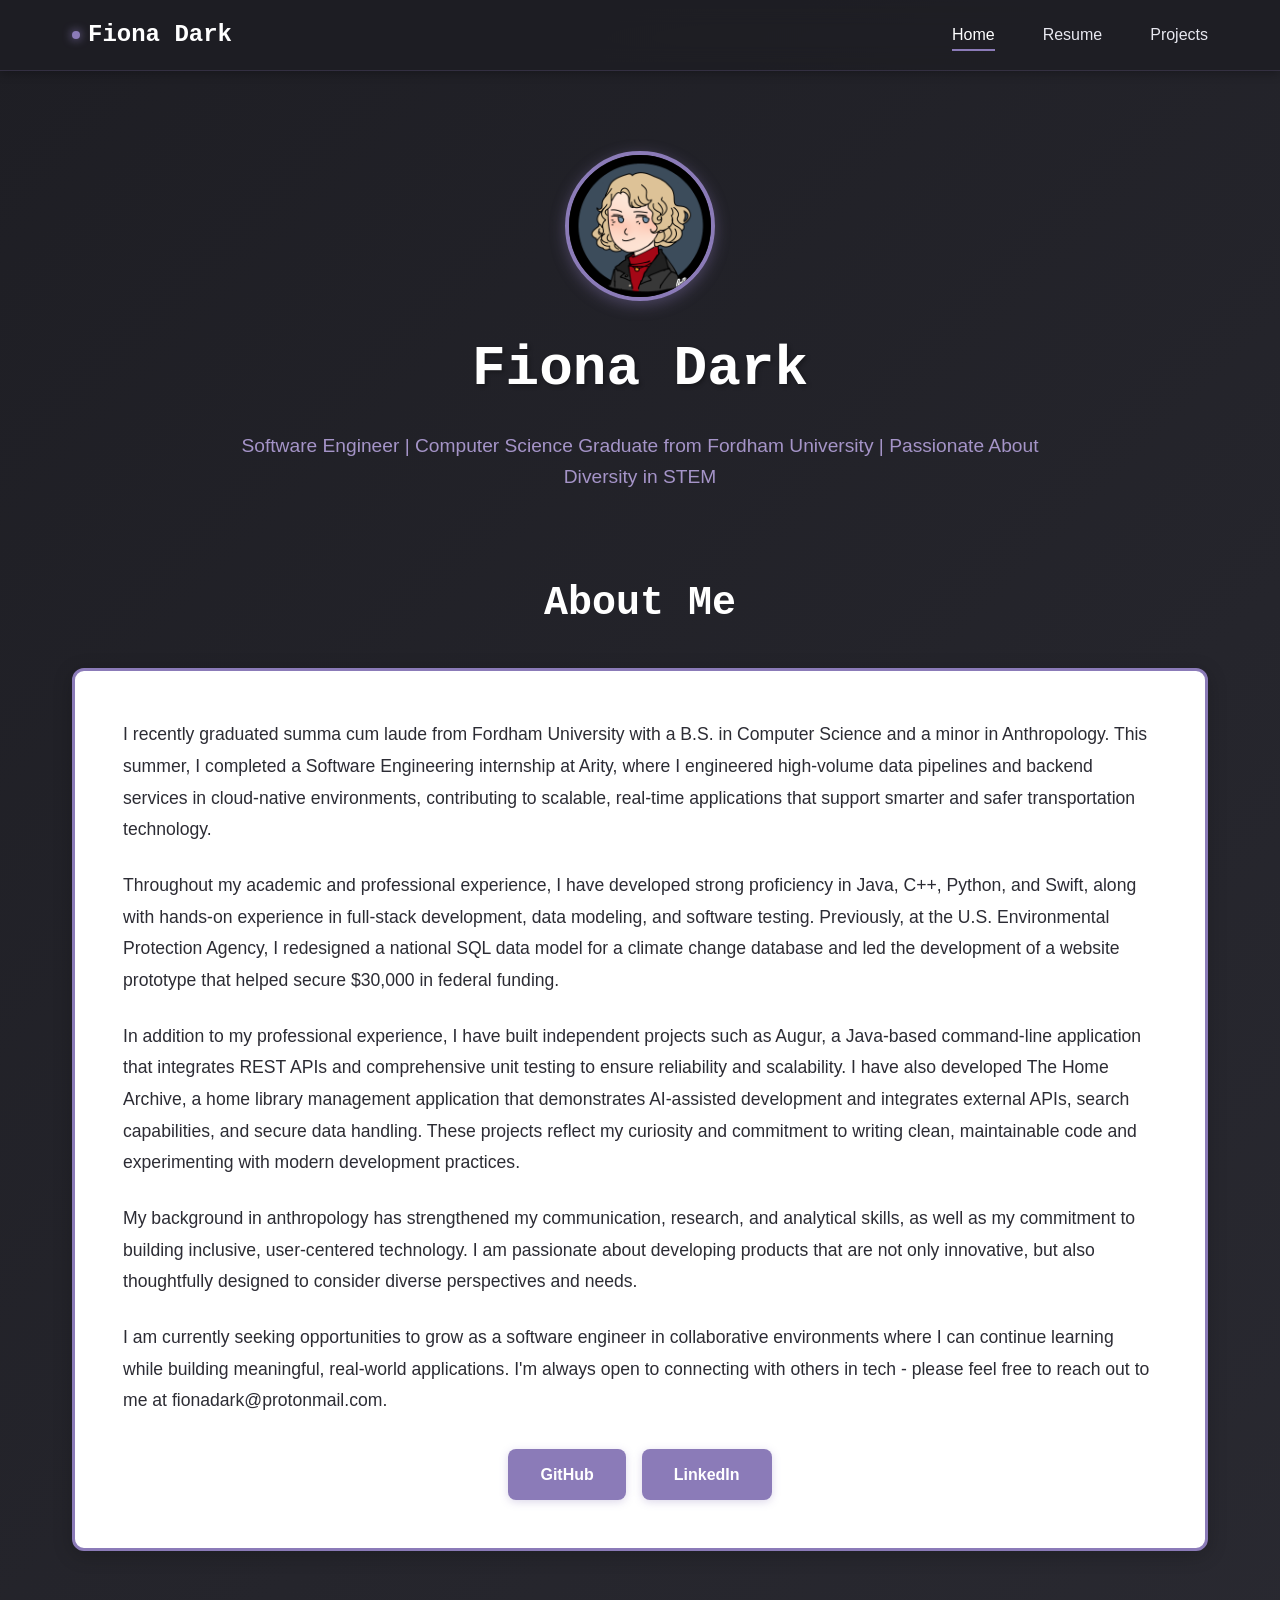
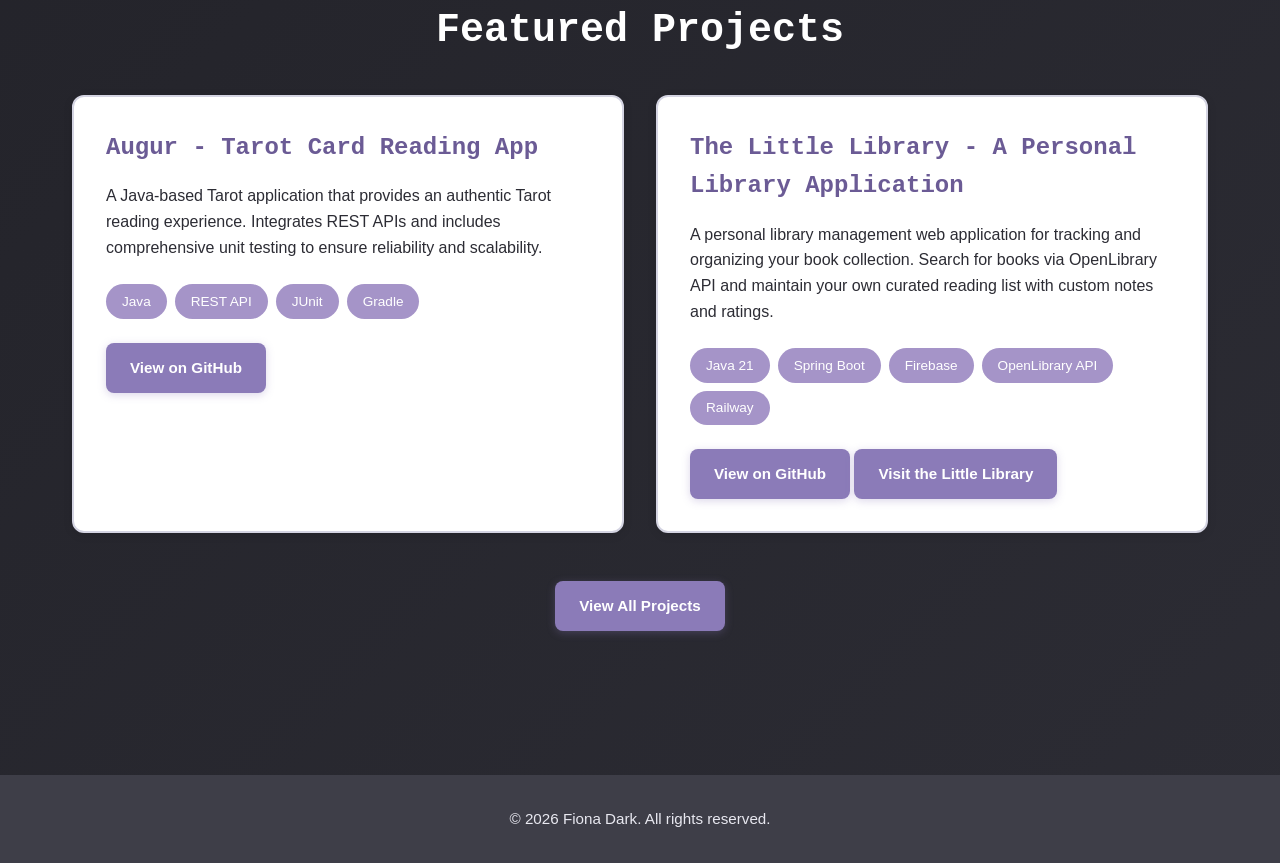
<file: index.html>
<!DOCTYPE html>
<html lang="en">

<head>
    <meta charset="utf-8">
    <meta name="viewport" content="width=device-width, initial-scale=1.0">
    <link rel="stylesheet" type="text/css" href="styles.css">
    <title>Fiona Dark - Software Engineer</title>
</head>

<body>
    <nav class="navbar">
        <div class="nav-container">
            <div class="nav-brand">Fiona Dark</div>
            <ul class="nav-menu">
                <li><a href="index.html" class="nav-link active">Home</a></li>
                <li><a href="resume.html" class="nav-link">Resume</a></li>
                <li><a href="projects.html" class="nav-link">Projects</a></li>
            </ul>
        </div>
    </nav>

    <div class="container">
        <header class="hero">
            <img src="resources/me.png" alt="Fiona Dark" class="profile-pic">
            <h1>Fiona Dark</h1>
            <p class="tagline">
                Software Engineer | Computer Science Graduate from Fordham University | Passionate About Diversity in
                STEM
            </p>
        </header>

        <section class="section about-section">
            <h2>About Me</h2>
            <div class="content-box">
                <p>
                    I recently graduated summa cum laude from Fordham University with a B.S. in Computer Science and a
                    minor in Anthropology. This summer, I completed a Software Engineering internship at Arity, where I
                    engineered high-volume data pipelines and backend services in cloud-native environments,
                    contributing to scalable, real-time applications that support smarter and safer transportation
                    technology.
                </p>
                <p>
                    Throughout my academic and professional experience, I have developed strong proficiency in Java,
                    C++, Python, and Swift, along with hands-on experience in full-stack development, data modeling, and
                    software testing. Previously, at the U.S. Environmental Protection Agency, I redesigned a national
                    SQL data model for a climate change database and led the development of a website prototype that
                    helped secure $30,000 in federal funding.
                </p>
                <p>
                    In addition to my professional experience, I have built independent projects such as Augur, a
                    Java-based command-line application that integrates REST APIs and comprehensive unit testing to
                    ensure reliability and scalability. I have also developed The Home Archive, a home library
                    management application that demonstrates AI-assisted development and integrates external APIs,
                    search capabilities, and secure data handling. These projects reflect my curiosity and commitment to
                    writing clean, maintainable code and experimenting with modern development practices.
                </p>
                <p>
                    My background in anthropology has strengthened my communication, research, and analytical skills, as
                    well as my commitment to building inclusive, user-centered technology. I am passionate about
                    developing products that are not only innovative, but also thoughtfully designed to consider diverse
                    perspectives and needs.
                </p>
                <p>
                    I am currently seeking opportunities to grow as a software engineer in collaborative environments
                    where I can continue learning while building meaningful, real-world applications. I'm always open to
                    connecting with others in tech - please feel free to reach out to me at fionadark@protonmail.com.
                </p>
                <div class="social-links">
                    <a href="https://github.com/fionadark" target="_blank" class="social-btn">
                        <span>GitHub</span>
                    </a>
                    <a href="https://www.linkedin.com/in/fiona-dark-541294252/" target="_blank" class="social-btn">
                        <span>LinkedIn</span>
                    </a>
                </div>
            </div>
        </section>

        <section class="section projects-preview">
            <h2>Featured Projects</h2>
            <div class="project-grid">
                <div class="project-card">
                    <h3>Augur - Tarot Card Reading App</h3>
                    <p class="project-description">
                        A Java-based Tarot application that provides an authentic Tarot reading experience. Integrates
                        REST APIs and includes comprehensive unit testing to ensure reliability and scalability.
                    </p>
                    <div class="tech-stack">
                        <span class="tech-tag">Java</span>
                        <span class="tech-tag">REST API</span>
                        <span class="tech-tag">JUnit</span>
                        <span class="tech-tag">Gradle</span>
                    </div>
                    <a href="https://github.com/fionadark/augur" class="project-link" target="_blank">View on GitHub</a>
                </div>

                <div class="project-card">
                    <h3>The Little Library - A Personal Library Application</h3>
                    <p class="project-description">
                        A personal library management web application for tracking and organizing your book collection.
                        Search for books via OpenLibrary API and maintain your own curated reading list with custom
                        notes and ratings.
                    </p>
                    <div class="tech-stack">
                        <span class="tech-tag">Java 21</span>
                        <span class="tech-tag">Spring Boot</span>
                        <span class="tech-tag">Firebase</span>
                        <span class="tech-tag">OpenLibrary API</span>
                        <span class="tech-tag">Railway</span>
                    </div>
                    <div class="project-buttons">
                        <a href="https://github.com/fionadark/the-little-library" class="project-link"
                            target="_blank">View on GitHub</a>
                        <a href="https://fionadark.com/littlelibrary/" class="project-link" target="_blank">Visit the
                            Little Library</a>
                    </div>
                </div>
            </div>
            <div class="view-more">
                <a href="projects.html" class="btn-secondary">View All Projects</a>
            </div>
        </section>
    </div>

    <footer class="footer">
        <p>&copy; 2026 Fiona Dark. All rights reserved.</p>
    </footer>
</body>

</html>
</file>
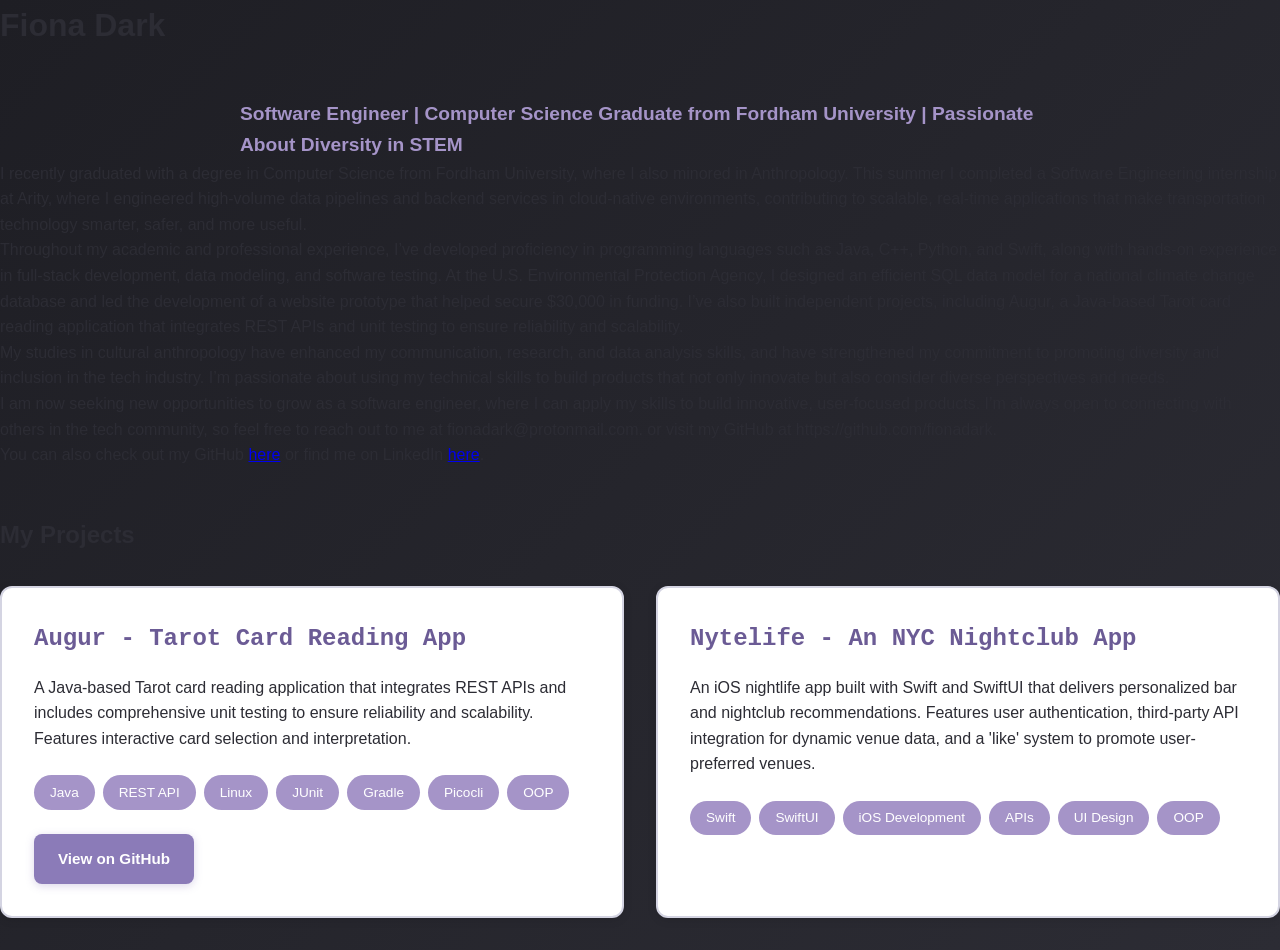
<file: index_old.html>
<html>

<head>
    <meta charset="utf-8">
    <link rel="stylesheet" type="text/css" href="styles.css">
    <title>Fiona Dark</title>
</head>

<body>
    <h1>Fiona Dark</h1>
    <div class="section">
        <p class="tagline"><strong>
                Software Engineer | Computer Science Graduate from Fordham University | Passionate About Diversity in
                STEM
            </strong>
        </p>
        <p>
            I recently graduated with a degree in Computer Science from Fordham University, where I also minored in
            Anthropology. This summer I completed a Software Engineering internship at Arity, where I engineered
            high-volume data pipelines and backend services in cloud-native environments, contributing to scalable,
            real-time applications that make transportation technology smarter, safer, and more useful.
        </p>
        <p>
            Throughout my academic and professional experience, I’ve developed proficiency in programming languages such
            as Java, C++, Python, and Swift, along with hands-on experience in full-stack development, data modeling,
            and software testing. At the U.S. Environmental Protection Agency, I designed an efficient SQL data model
            for a national climate change database and led the development of a website prototype that helped secure
            $30,000 in funding. I’ve also built independent projects, including Augur, a Java-based Tarot card reading
            application that integrates REST APIs and unit testing to ensure reliability and scalability.
        </p>
        <p>
            My studies in cultural anthropology have enhanced my communication, research, and data analysis skills, and
            have strengthened my commitment to promoting diversity and inclusion in the tech industry. I’m passionate
            about using my technical skills to build products that not only innovate but also consider diverse
            perspectives and needs.
        </p>
        <p>
            I am now seeking new opportunities to grow as a software engineer, where I can apply my skills to build
            innovative, user-focused products. I’m always open to connecting with others in the tech community, so feel
            free to reach out to me at fionadark@protonmail.com. or visit my GitHub at https://github.com/fionadark.
        </p>
        <p>
            You can also check out my GitHub <a href="https://github.com/fionadark">here</a> or find me on LinkedIn <a
                href="https://www.linkedin.com/in/fiona-dark-541294252/">here</a>.
        </p>
    </div>

    <h2>My Projects</h2>
    <div class="project-grid">
        <div class="project-card">
            <h3>Augur - Tarot Card Reading App</h3>
            <p class="project-description">
                A Java-based Tarot card reading application that integrates REST APIs and includes comprehensive unit
                testing
                to ensure reliability and scalability. Features interactive card selection and interpretation.
            </p>
            <div class="tech-stack">
                <span class="tech-tag">Java</span>
                <span class="tech-tag">REST API</span>
                <span class="tech-tag">Linux</span>
                <span class="tech-tag">JUnit</span>
                <span class="tech-tag">Gradle</span>
                <span class="tech-tag">Picocli</span>
                <span class="tech-tag">OOP</span>
            </div>
            <a href="https://github.com/fionadark/augur" class="project-link" target="_blank">View on GitHub</a>
        </div>

        <div class="project-card">
            <h3>Nytelife - An NYC Nightclub App</h3>
            <p class="project-description">
                An iOS nightlife app built with Swift and SwiftUI that delivers personalized bar and nightclub
                recommendations.
                Features user authentication, third-party API integration for dynamic venue data, and a 'like' system
                to promote user-preferred venues.
            </p>
            <div class="tech-stack">
                <span class="tech-tag">Swift</span>
                <span class="tech-tag">SwiftUI</span>
                <span class="tech-tag">iOS Development</span>
                <span class="tech-tag">APIs</span>
                <span class="tech-tag">UI Design</span>
                <span class="tech-tag">OOP</span>
            </div>
        </div>

    </div>
</body>

</html>
</file>
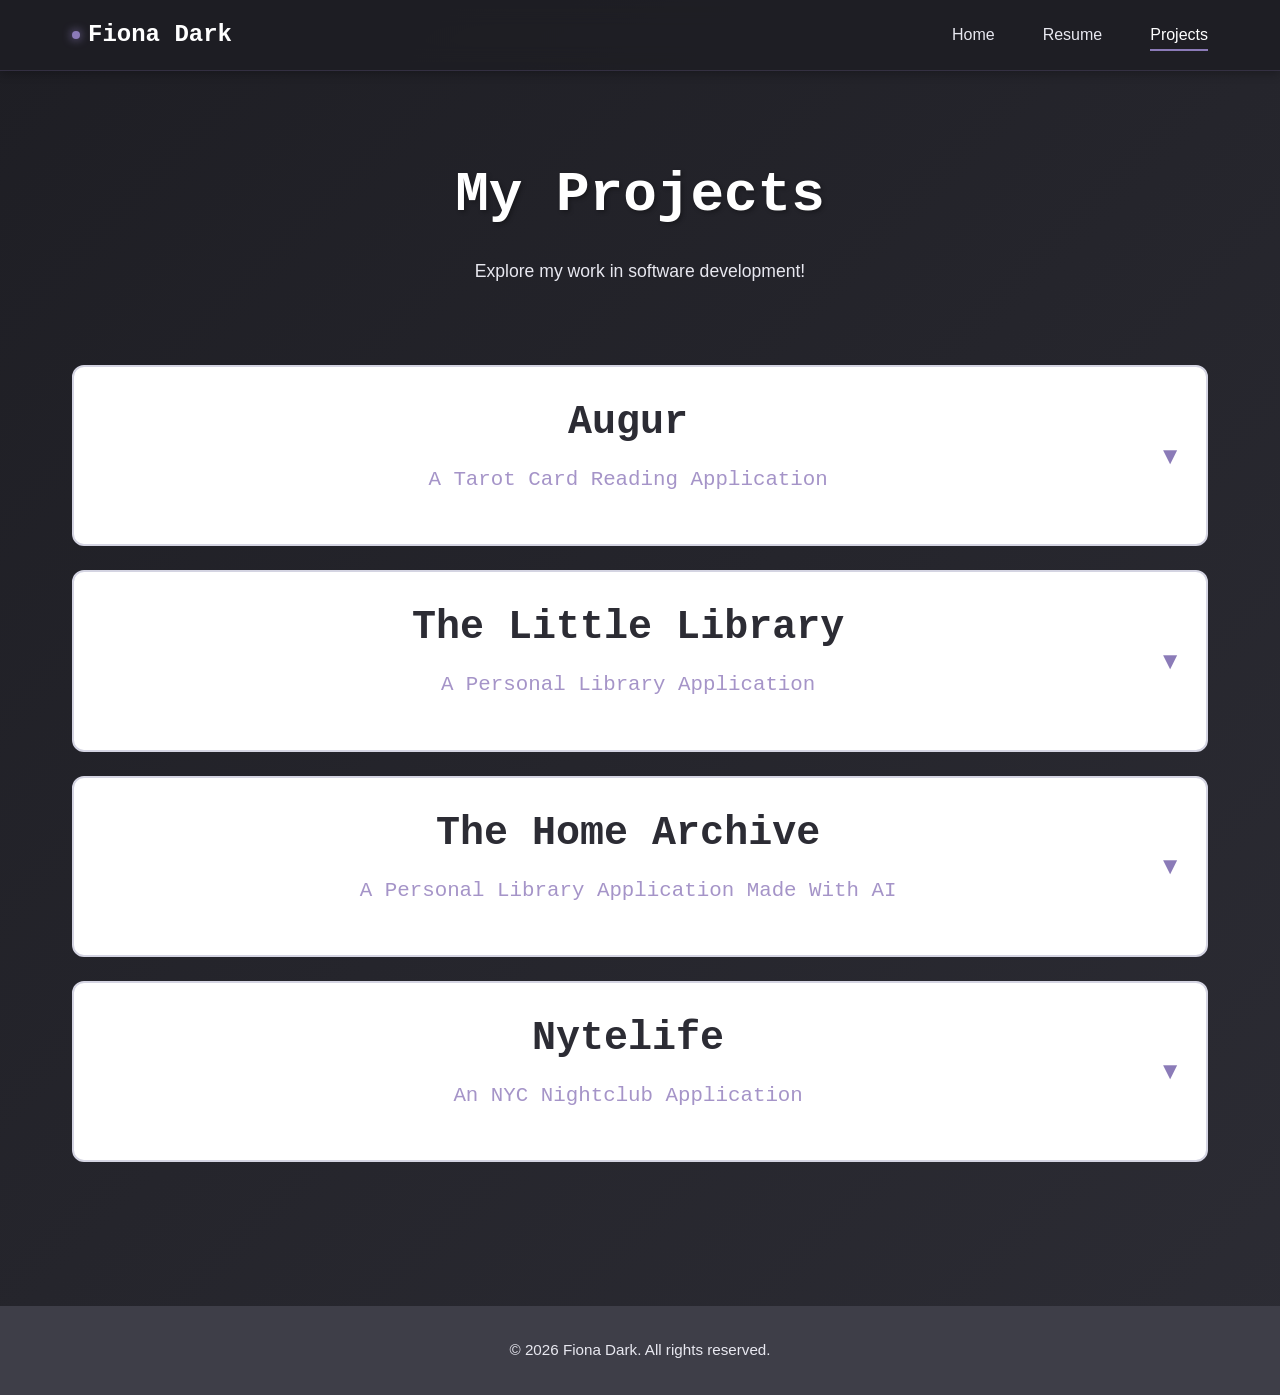
<file: projects.html>
<!DOCTYPE html>
<html lang="en">

<head>
    <meta charset="utf-8">
    <meta name="viewport" content="width=device-width, initial-scale=1.0">
    <link rel="stylesheet" type="text/css" href="styles.css">
    <title>Projects - Fiona Dark</title>
    <style>
        .project-detail-card {
            background: var(--background-card);
            border-radius: 12px;
            border: 2px solid var(--border-color);
            transition: all 0.3s ease;
            margin-bottom: 1.5rem;
            overflow: hidden;
        }
        
        .project-detail-card:hover {
            border-color: var(--primary-purple);
            box-shadow: 0 4px 20px rgba(139, 123, 184, 0.3);
        }
        
        .project-detail-card.expanded {
            border-color: var(--primary-purple);
            box-shadow: 0 4px 20px rgba(139, 123, 184, 0.3);
        }
        
        .project-header {
            display: flex;
            justify-content: space-between;
            align-items: center;
            padding: 1.5rem;
            cursor: pointer;
            transition: all 0.3s ease;
        }
        
        .project-title-section {
            flex: 1;
        }
        
        .project-title-section h2 {
            margin-bottom: 0.5rem;
            color: var(--text-dark);
        }
        
        .expand-icon {
            font-size: 1.5rem;
            color: var(--primary-purple);
            transition: transform 0.3s ease;
            user-select: none;
        }
        
        .project-detail-card.expanded .expand-icon {
            transform: rotate(180deg);
        }
        
        .project-content {
            max-height: 0;
            overflow: hidden;
            transition: max-height 0.5s ease;
        }
        
        .project-detail-card.expanded .project-content {
            max-height: 5000px;
        }
        
        .project-meta {
            padding: 0 1.5rem 1rem;
            padding-top: 0;
        }
        
        .content-box {
            margin: 0;
            padding: 0 1.5rem 1.5rem;
            background-color: transparent;
            border: none;
            border-radius: 0;
            box-shadow: none;
        }
    </style>
</head>

<body>
    <nav class="navbar">
        <div class="nav-container">
            <div class="nav-brand">Fiona Dark</div>
            <ul class="nav-menu">
                <li><a href="index.html" class="nav-link">Home</a></li>
                <li><a href="resume.html" class="nav-link">Resume</a></li>
                <li><a href="projects.html" class="nav-link active">Projects</a></li>
            </ul>
        </div>
    </nav>

    <div class="container">
        <header class="hero">
            <h1>My Projects</h1>
            <p class="subtitle">Explore my work in software development!</p>
        </header>

        <section class="section">
            <div class="project-detail-card" onclick="toggleProject(this)">
                <div class="project-header">
                    <div class="project-title-section">
                        <h2>Augur</h2>
                        <p class="project-subtitle">A Tarot Card Reading Application</p>
                    </div>
                    <span class="expand-icon">▼</span>
                </div>
                
                <div class="project-content">
                    <div class="project-meta">
                        <a href="https://github.com/fionadark/augur" class="project-link" target="_blank" onclick="event.stopPropagation()">View on GitHub</a>
                    </div>
                    
                    <div class="content-box">
                    <h3>Overview</h3>
                    <p>
                        Augur is a comprehensive Java-based Tarot card reading application that brings the mystical art of 
                        tarot into the digital age. The application integrates REST APIs to provide authentic tarot card 
                        data and interpretations, offering users an interactive and engaging experience.
                    </p>

                    <h3>Key Features</h3>
                    <ul>
                        <li><strong>Interactive Card Selection:</strong> Users can perform various tarot spreads, from simple 
                        single-card draws to complex multi-card layouts</li>
                        <li><strong>REST API Integration:</strong> Connects to the external <a href="https://tarotapi.dev/" target="_blank" style="color: #D8125B; text-decoration: none; border-bottom: 1px solid #D8125B;">Tarot API</a> to fetch comprehensive tarot 
                        card meanings and interpretations</li>
                        <li><strong>Command-Line Interface:</strong> Built with Picocli for an intuitive command-line experience</li>
                        <li><strong>Comprehensive Testing:</strong> Includes extensive unit tests using JUnit to ensure 
                        reliability and maintainability</li>
                    </ul>

                    <h3>Technical Implementation</h3>
                    <p>
                        The application demonstrates strong software engineering principles through its object-oriented 
                        design and modular architecture. Built with Gradle for dependency management and build automation, 
                        Augur showcases proficiency in:
                    </p>
                    <ul>
                        <li>RESTful API consumption and JSON parsing</li>
                        <li>Object-oriented programming principles and design patterns</li>
                        <li>Test-driven development with comprehensive unit test coverage</li>
                        <li>Linux environment development and deployment</li>
                        <li>Build automation with Gradle</li>
                    </ul>

                    <div class="tech-stack">
                        <span class="tech-tag">Java</span>
                        <span class="tech-tag">REST API</span>
                        <span class="tech-tag">Linux</span>
                        <span class="tech-tag">JUnit</span>
                        <span class="tech-tag">Gradle</span>
                        <span class="tech-tag">Picocli</span>
                        <span class="tech-tag">OOP</span>
                    </div>
                    </div>
                </div>
            </div>

            <div class="project-detail-card" onclick="toggleProject(this)">
                <div class="project-header">
                    <div class="project-title-section">
                        <h2>The Little Library</h2>
                        <p class="project-subtitle">A Personal Library Application</p>
                    </div>
                    <span class="expand-icon">▼</span>
                </div>
                
                <div class="project-content">
                    <div class="project-meta">
                        <a href="https://github.com/fionadark/the-little-library" class="project-link" target="_blank" onclick="event.stopPropagation()">View on GitHub</a>
                        <a href="https://fionadark.com/littlelibrary/" class="project-link" target="_blank" onclick="event.stopPropagation()">Visit the Little Library</a>
                    </div>
                    
                    <div class="content-box">
                    <h3>Overview</h3>
                    <p>
                        The Little Library is a personal library management web application for tracking and organizing your 
                        book collection. Search for books via <a href="https://openlibrary.org/" target="_blank" style="color: #D8125B; text-decoration: none; border-bottom: 1px solid #D8125B;">OpenLibrary API</a> and maintain your own curated reading list with 
                        custom notes and ratings.
                    </p>

                    <h3>Key Features</h3>
                    <ul>
                        <li><strong>User Authentication:</strong> Secure login/signup with Firebase Authentication</li>
                        <li><strong>Book Search:</strong> Search and discover books using the <a href="https://openlibrary.org/" target="_blank" style="color: #D8125B; text-decoration: none; border-bottom: 1px solid #D8125B;">OpenLibrary API</a></li>
                        <li><strong>Personal Library:</strong> Add books to your collection with custom metadata</li>
                        <li><strong>Organization:</strong> Filter by read status, genre, and sort by various criteria</li>
                        <li><strong>Notes & Ratings:</strong> Add personal notes and star ratings to your books</li>
                    </ul>

                    <h3>Tech Stack</h3>
                    <p><strong>Backend:</strong></p>
                    <ul>
                        <li>Java 21 with Spring Boot 3.5.6</li>
                        <li>Firebase Admin SDK for user authentication and Firestore database</li>
                        <li>Gradle for build automation</li>
                        <li>Railway for cloud hosting of backend API</li>
                    </ul>

                    <p><strong>Frontend:</strong></p>
                    <ul>
                        <li>Vanilla JavaScript with no framework dependencies</li>
                        <li>Firebase JS SDK for client-side authentication</li>
                        <li>GitHub Pages for static site hosting</li>
                    </ul>

                    <h3>Architecture</h3>
                    <p>
                        The application follows a modern cloud-native architecture with a RESTful API backend hosted on Railway 
                        and a static frontend hosted on GitHub Pages. Firebase provides both user authentication and the 
                        Firestore database for storing user data and book collections.
                    </p>

                    <div class="tech-stack">
                        <span class="tech-tag">Java 21</span>
                        <span class="tech-tag">Spring Boot</span>
                        <span class="tech-tag">Firebase</span>
                        <span class="tech-tag">OpenLibrary API</span>
                        <span class="tech-tag">JavaScript</span>
                        <span class="tech-tag">Gradle</span>
                        <span class="tech-tag">Railway</span>
                        <span class="tech-tag">GitHub Pages</span>
                    </div>
                    </div>
                </div>
            </div>

            <div class="project-detail-card" onclick="toggleProject(this)">
                <div class="project-header">
                    <div class="project-title-section">
                        <h2>The Home Archive</h2>
                        <p class="project-subtitle">A Personal Library Application Made With AI</p>
                    </div>
                    <span class="expand-icon">▼</span>
                </div>
                
                <div class="project-content">
                    <div class="project-meta">
                        <a href="https://github.com/fionadark/the-home-archive" class="project-link" target="_blank" onclick="event.stopPropagation()">View on GitHub</a>
                    </div>
                    
                    <div class="content-box">
                    <h3>Overview</h3>
                    <p>
                        The Home Archive is a home library management application built as an experiment in AI-driven software 
                        development using GitHub Spec Kit and Claude Sonnet 4. This application demonstrates the power of 
                        AI-assisted development by creating a complete book search and management system entirely through 
                        collaborative development between a human developer and AI implementation.
                    </p>

                    <h3>Development Approach</h3>
                    <ul>
                        <li><strong>AI-Driven Development:</strong> Built collaboratively with Claude Sonnet 4</li>
                        <li><strong>Specification-First:</strong> Designed using GitHub Spec Kit methodology</li>
                        <li><strong>Iterative Refinement:</strong> Features evolved through natural language conversations</li>
                        <li><strong>Quality-Focused:</strong> Comprehensive testing and code optimization throughout</li>
                    </ul>

                    <h3>Key Features</h3>
                    <p><strong>🔍 Intelligent Book Search</strong></p>
                    <ul>
                        <li>Multi-source search across local database and external APIs (OpenLibrary, Google Books)</li>
                        <li>Enhanced search with automatic external API fallback when local results are insufficient</li>
                        <li>Smart suggestions with real-time search recommendations</li>
                        <li>Fuzzy matching and partial word support (e.g., "harr" finds "Harry Potter")</li>
                        <li>Advanced filtering by category, publication year, rating, and metadata</li>
                        <li>Circuit breaker patterns for reliable external API integration</li>
                    </ul>

                    <p><strong>📚 Library Management</strong></p>
                    <ul>
                        <li>Personal library with secure user authentication and JWT tokens</li>
                        <li>Complete book metadata tracking (title, author, genre, ISBN, publication year, etc.)</li>
                        <li>Reading lists and favorite books organization</li>
                        <li>Book ratings and reviews with personal and community ratings</li>
                        <li>Physical location tracking with room and shelf management</li>
                    </ul>

                    <p><strong>🔗 External API Integration</strong></p>
                    <ul>
                        <li>OpenLibrary integration as primary external book source (no API key required)</li>
                        <li>Google Books API support (optional enhancement, requires API key)</li>
                        <li>Intelligent fallback between local database and external sources</li>
                        <li>Real-time health monitoring of external APIs</li>
                        <li>Rate limiting and timeout protection for reliable service</li>
                    </ul>

                    <h3>Tech Stack</h3>
                    <p>
                        The technology stack was selected through AI analysis of requirements, considering factors like 
                        long-term support, mature ecosystem, and production scalability:
                    </p>
                    <ul>
                        <li>Java 21 LTS with modern language features</li>
                        <li>Spring Boot 3.x ecosystem (Spring Data JPA, Spring Web, Spring Security)</li>
                        <li>Resilience4j for circuit breakers and fault-tolerant external API calls</li>
                        <li>Gradle for flexible build system and dependency management</li>
                        <li>H2/PostgreSQL for development flexibility with production scalability</li>
                        <li>OpenAPI for self-documenting API with interactive exploration</li>
                    </ul>

                    <div class="tech-stack">
                        <span class="tech-tag">Java 21</span>
                        <span class="tech-tag">Spring Boot</span>
                        <span class="tech-tag">Spring Security</span>
                        <span class="tech-tag">REST API</span>
                        <span class="tech-tag">PostgreSQL</span>
                        <span class="tech-tag">JWT</span>
                        <span class="tech-tag">Gradle</span>
                        <span class="tech-tag">OpenAPI</span>
                        <span class="tech-tag">Resilience4j</span>
                        <span class="tech-tag">AI-Driven Development</span>
                    </div>
                    </div>
                </div>
            </div>

            <div class="project-detail-card" onclick="toggleProject(this)">
                <div class="project-header">
                    <div class="project-title-section">
                        <h2>Nytelife</h2>
                        <p class="project-subtitle">An NYC Nightclub Application</p>
                    </div>
                    <span class="expand-icon">▼</span>
                </div>
                
                <div class="project-content">
                    <div class="project-meta">
                        <span class="status-badge">iOS Application</span>
                    </div>
                    
                    <div class="content-box">
                    <h3>Overview</h3>
                    <p>
                        Nytelife is a sophisticated iOS application designed to help users discover and explore New York City's 
                        vibrant nightlife scene. Built with Swift and SwiftUI, the app provides personalized recommendations 
                        for bars and nightclubs based on user preferences and behavior.
                    </p>

                    <h3>Key Features</h3>
                    <ul>
                        <li><strong>Personalized Recommendations:</strong> Algorithm-driven suggestions based on user preferences 
                        and past interactions</li>
                        <li><strong>User Authentication:</strong> Secure login system to save preferences and favorites</li>
                        <li><strong>Dynamic Venue Data:</strong> Real-time venue information through third-party API integration</li>
                        <li><strong>'Like' System:</strong> Users can like venues to help promote their favorites and receive 
                        better recommendations</li>
                        <li><strong>Interactive Map:</strong> Visual representation of nearby venues with detailed information</li>
                    </ul>

                    <h3>Technical Implementation</h3>
                    <p>
                        Nytelife demonstrates modern iOS development practices and showcases expertise in:
                    </p>
                    <ul>
                        <li>SwiftUI for building responsive and modern user interfaces</li>
                        <li>API integration for real-time venue data and updates</li>
                        <li>User authentication and data persistence</li>
                        <li>Recommendation algorithms and data analysis</li>
                        <li>iOS design patterns and best practices</li>
                        <li>Object-oriented programming in Swift</li>
                    </ul>

                    <h3>Design Philosophy</h3>
                    <p>
                        The app focuses on user experience with an intuitive interface that makes discovering new nightlife 
                        spots effortless. The design balances aesthetic appeal with functionality, ensuring users can quickly 
                        find relevant information and make decisions about where to go.
                    </p>

                    <div class="tech-stack">
                        <span class="tech-tag">Swift</span>
                        <span class="tech-tag">SwiftUI</span>
                        <span class="tech-tag">iOS Development</span>
                        <span class="tech-tag">APIs</span>
                        <span class="tech-tag">UI Design</span>
                        <span class="tech-tag">OOP</span>
                    </div>
                    </div>
                </div>
            </div>
        </section>
    </div>

    <footer class="footer">
        <p>&copy; 2026 Fiona Dark. All rights reserved.</p>
    </footer>
    
    <script>
        function toggleProject(element) {
            element.classList.toggle('expanded');
        }
    </script>
</body>

</html>
</file>
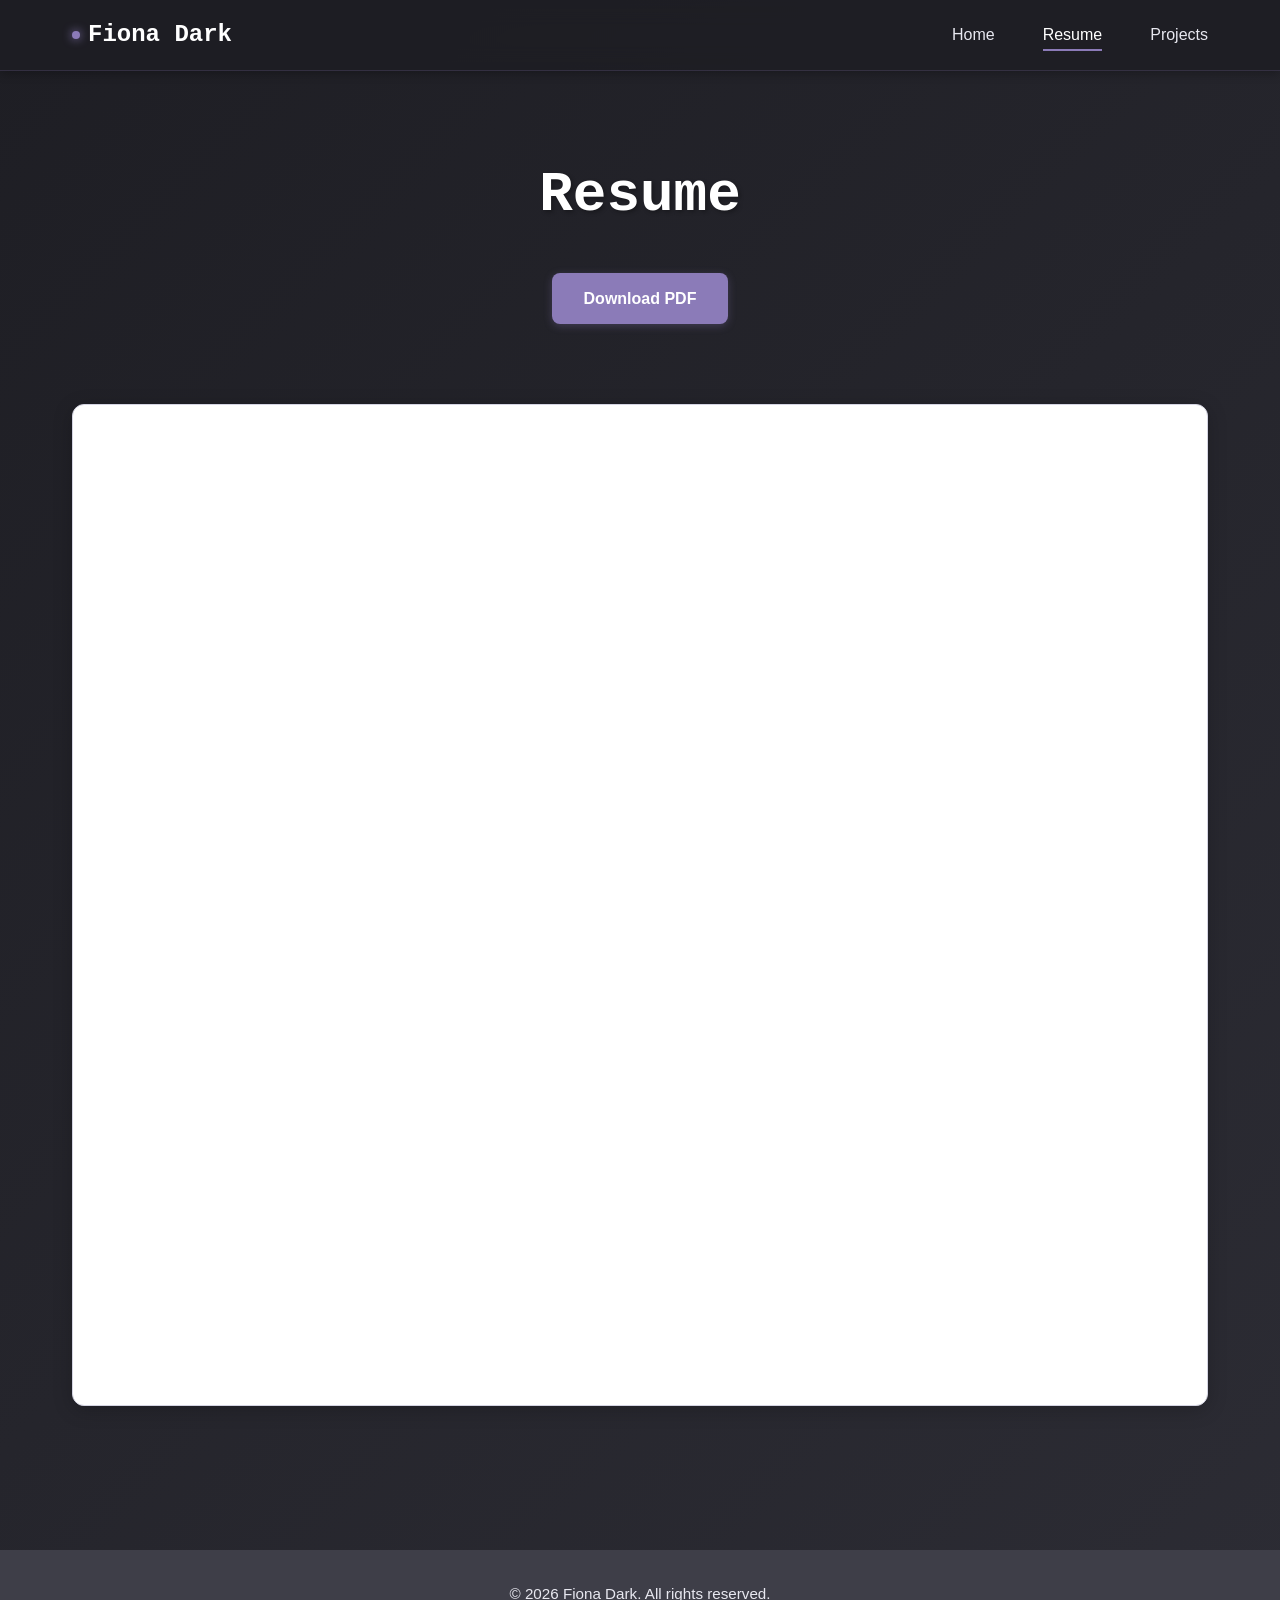
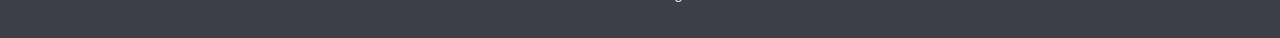
<file: resume.html>
<!DOCTYPE html>
<html lang="en">

<head>
    <meta charset="utf-8">
    <meta name="viewport" content="width=device-width, initial-scale=1.0">
    <link rel="stylesheet" type="text/css" href="styles.css">
    <title>Resume - Fiona Dark</title>
</head>

<body>
    <nav class="navbar">
        <div class="nav-container">
            <div class="nav-brand">Fiona Dark</div>
            <ul class="nav-menu">
                <li><a href="index.html" class="nav-link">Home</a></li>
                <li><a href="resume.html" class="nav-link active">Resume</a></li>
                <li><a href="projects.html" class="nav-link">Projects</a></li>
            </ul>
        </div>
    </nav>

    <div class="container">
        <header class="hero">
            <h1>Resume</h1>
            <p class="subtitle">
                <a href="resources/Fiona_Dark_Resume.pdf" download class="download-btn">Download PDF</a>
            </p>
        </header>

        <section class="section resume-section">
            <div class="resume-embed">
                <iframe src="resources/Fiona_Dark_Resume.pdf" width="100%" height="1000px" title="Fiona Dark Resume"></iframe>
            </div>
        </section>
    </div>

    <footer class="footer">
        <p>&copy; 2026 Fiona Dark. All rights reserved.</p>
    </footer>
</body>

</html>
</file>
<file: styles.css>
/* ==================== Color Scheme ==================== */
:root {
    --primary-purple: #8B7BB8;
    --dark-purple: #6B5B95;
    --light-purple: #A594C8;
    --accent-purple: #9B88C4;
    
    --dark-grey: #2C2C34;
    --medium-grey: #3E3E48;
    --light-grey: #5A5A66;
    --very-light-grey: #E8E8F0;
    
    --background-dark: #1E1E24;
    --background-card: #FFFFFF;
    --text-dark: #2C2C34;
    --text-light: #FFFFFF;
    --border-color: #D4D4E2;
}

/* ==================== Global Styles ==================== */
* {
    margin: 0;
    padding: 0;
    box-sizing: border-box;
}

body {
    background: linear-gradient(135deg, var(--background-dark) 0%, var(--dark-grey) 100%);
    font-family: 'Segoe UI', Tahoma, Geneva, Verdana, sans-serif;
    color: var(--text-dark);
    min-height: 100vh;
    line-height: 1.6;
}

/* ==================== Navigation Bar ==================== */
.navbar {
    background: rgba(30, 30, 36, 0.85);
    backdrop-filter: blur(12px);
    padding: 1rem 0;
    position: sticky;
    top: 0;
    z-index: 1000;
    border-bottom: 1px solid rgba(139, 123, 184, 0.2);
    box-shadow: 0 2px 10px rgba(0, 0, 0, 0.3);
}

.nav-container {
    max-width: 1200px;
    margin: 0 auto;
    padding: 0 2rem;
    display: flex;
    justify-content: space-between;
    align-items: center;
}

.nav-brand {
    font-size: 1.5rem;
    font-weight: 700;
    color: var(--text-light);
    font-family: 'Courier New', monospace;
    display: flex;
    align-items: center;
    gap: 0.5rem;
}

.nav-brand::before {
    content: '';
    width: 8px;
    height: 8px;
    background: var(--primary-purple);
    border-radius: 50%;
    box-shadow: 0 0 10px var(--primary-purple);
}

.nav-menu {
    display: flex;
    list-style: none;
    gap: 3rem;
}

.nav-link {
    color: var(--very-light-grey);
    text-decoration: none;
    font-size: 1rem;
    font-weight: 500;
    padding: 0.5rem 0;
    position: relative;
    transition: color 0.3s ease;
}

.nav-link::after {
    content: '';
    position: absolute;
    bottom: 0;
    left: 0;
    width: 0;
    height: 2px;
    background: var(--primary-purple);
    transition: width 0.3s ease;
}

.nav-link:hover {
    color: var(--text-light);
}

.nav-link:hover::after {
    width: 100%;
}

.nav-link.active {
    color: var(--text-light);
}

.nav-link.active::after {
    width: 100%;
}

/* ==================== Container & Layout ==================== */
.container {
    max-width: 1200px;
    margin: 0 auto;
    padding: 2rem;
}

/* ==================== Hero Section ==================== */
.hero {
    text-align: center;
    padding: 3rem 0 2rem;
}

.profile-pic {
    width: 150px;
    height: 150px;
    border-radius: 50%;
    object-fit: cover;
    object-position: center;
    border: 4px solid var(--primary-purple);
    box-shadow: 0 4px 15px rgba(139, 123, 184, 0.4);
    margin-bottom: 1.5rem;
    display: block;
    margin-left: auto;
    margin-right: auto;
}

.hero h1 {
    font-size: 3.5rem;
    font-family: 'Courier New', monospace;
    color: var(--text-light);
    margin-bottom: 1rem;
    text-shadow: 2px 2px 4px rgba(0, 0, 0, 0.3);
}

.tagline {
    font-size: 1.2rem;
    color: var(--light-purple);
    font-weight: 500;
    max-width: 800px;
    margin: 0 auto;
    line-height: 1.6;
}

.subtitle {
    font-size: 1.1rem;
    color: var(--very-light-grey);
    margin-top: 0.5rem;
}

/* ==================== Section Styles ==================== */
.section {
    margin: 3rem 0;
}

.section h2 {
    font-size: 2.5rem;
    font-family: 'Courier New', monospace;
    color: var(--text-light);
    text-align: center;
    margin-bottom: 2rem;
}

.content-box {
    background-color: var(--background-card);
    border: 3px solid var(--primary-purple);
    border-radius: 12px;
    padding: 3rem;
    box-shadow: 0 4px 20px rgba(0, 0, 0, 0.2);
}

.content-box p {
    color: var(--text-dark);
    font-size: 1.1rem;
    line-height: 1.8;
    margin-bottom: 1.5rem;
}

.content-box p:last-child {
    margin-bottom: 0;
}

.content-box a {
    color: var(--dark-purple);
    text-decoration: none;
    font-weight: 600;
    transition: color 0.3s ease;
}

.content-box a:hover {
    color: var(--primary-purple);
    text-decoration: underline;
}

/* ==================== Social Links ==================== */
.social-links {
    display: flex;
    gap: 1rem;
    justify-content: center;
    margin-top: 2rem;
}

.social-btn {
    display: inline-block;
    background-color: var(--primary-purple);
    color: #FFFFFF !important;
    padding: 0.8rem 2rem;
    text-decoration: none;
    border-radius: 8px;
    font-weight: 600;
    font-size: 1rem;
    transition: all 0.3s ease;
    box-shadow: 0 2px 8px rgba(139, 123, 184, 0.3);
}

.social-btn:hover {
    background-color: var(--dark-purple);
    color: #FFFFFF !important;
    transform: translateY(-2px);
    box-shadow: 0 4px 12px rgba(139, 123, 184, 0.5);
}

.social-btn span {
    color: #FFFFFF;
}

/* ==================== Project Grid ==================== */
.project-grid {
    display: grid;
    grid-template-columns: repeat(auto-fit, minmax(320px, 1fr));
    gap: 2rem;
    margin: 2rem 0;
}

.project-card {
    background-color: var(--background-card);
    border: 2px solid var(--border-color);
    border-radius: 12px;
    padding: 2rem;
    transition: all 0.3s ease;
    box-shadow: 0 2px 10px rgba(0, 0, 0, 0.1);
}

.project-card:hover {
    transform: translateY(-8px);
    box-shadow: 0 8px 24px rgba(139, 123, 184, 0.3);
    border-color: var(--primary-purple);
}

.project-card h3 {
    font-family: 'Courier New', monospace;
    color: var(--dark-purple);
    font-size: 1.5rem;
    margin-bottom: 1rem;
}

.project-description {
    color: var(--text-dark);
    font-size: 1rem;
    line-height: 1.6;
    margin-bottom: 1.5rem;
}

/* ==================== Tech Stack Tags ==================== */
.tech-stack {
    display: flex;
    flex-wrap: wrap;
    gap: 0.5rem;
    margin-bottom: 1.5rem;
}

.tech-tag {
    display: inline-block;
    background-color: var(--light-purple);
    color: var(--text-light);
    padding: 0.4rem 1rem;
    border-radius: 20px;
    font-size: 0.85rem;
    font-weight: 500;
    white-space: nowrap;
}

/* ==================== Buttons ==================== */
.project-link,
.btn-secondary {
    display: inline-block;
    background-color: var(--primary-purple);
    color: #FFFFFF;
    padding: 0.8rem 1.5rem;
    text-decoration: none;
    border-radius: 8px;
    font-weight: 600;
    font-size: 0.95rem;
    transition: all 0.3s ease;
    box-shadow: 0 2px 8px rgba(139, 123, 184, 0.3);
}

.project-link:hover,
.btn-secondary:hover {
    background-color: var(--dark-purple);
    color: #FFFFFF;
    transform: translateY(-2px);
    box-shadow: 0 4px 12px rgba(139, 123, 184, 0.5);
}

.view-more {
    text-align: center;
    margin-top: 3rem;
}

/* ==================== Resume Page Styles ==================== */
.resume-embed {
    background: var(--background-card);
    border: 1px solid var(--border-color);
    border-radius: 12px;
    overflow: hidden;
    box-shadow: 0 4px 20px rgba(0, 0, 0, 0.2);
}

.resume-embed iframe {
    display: block;
    border: none;
    width: 100%;
}

.download-btn {
    display: inline-block;
    background-color: var(--primary-purple);
    color: var(--text-light);
    padding: 0.8rem 2rem;
    text-decoration: none;
    border-radius: 8px;
    font-weight: 600;
    font-size: 1rem;
    transition: all 0.3s ease;
    box-shadow: 0 2px 8px rgba(139, 123, 184, 0.3);
    margin-top: 1rem;
}

.download-btn:hover {
    background-color: var(--dark-purple);
    transform: translateY(-2px);
    box-shadow: 0 4px 12px rgba(139, 123, 184, 0.5);
}

.resume-header {
    text-align: center;
    margin-bottom: 2rem;
    padding-bottom: 1.5rem;
    border-bottom: 2px solid var(--border-color);
}

.resume-header h2 {
    color: var(--dark-purple);
    font-size: 2rem;
    margin-bottom: 0.5rem;
}

.contact-info {
    color: var(--text-dark);
    font-size: 1rem;
}

.contact-info p {
    margin: 0.3rem 0;
}

.resume-section-block {
    margin: 2.5rem 0;
}

.resume-section-block h3 {
    color: var(--dark-purple);
    font-size: 1.8rem;
    margin-bottom: 1.5rem;
    padding-bottom: 0.5rem;
    border-bottom: 2px solid var(--primary-purple);
}

.resume-section-block h4 {
    color: var(--dark-purple);
    font-size: 1.2rem;
    margin-bottom: 0.5rem;
}

.resume-item {
    margin-bottom: 2rem;
}

.resume-item-header {
    display: flex;
    justify-content: space-between;
    align-items: baseline;
    margin-bottom: 0.5rem;
    flex-wrap: wrap;
}

.resume-item-header strong {
    color: var(--dark-purple);
    font-size: 1.2rem;
}

.resume-date {
    color: var(--light-grey);
    font-style: italic;
    font-size: 0.95rem;
}

.company {
    color: var(--light-grey);
    font-style: italic;
    margin-bottom: 0.5rem;
}

.resume-item ul {
    margin-left: 1.5rem;
    margin-top: 0.5rem;
}

.resume-item li {
    color: var(--text-dark);
    margin-bottom: 0.5rem;
}

.skills-grid {
    display: grid;
    grid-template-columns: repeat(auto-fit, minmax(250px, 1fr));
    gap: 1.5rem;
}

.skill-category {
    padding: 1rem;
    background-color: var(--very-light-grey);
    border-radius: 8px;
    border-left: 4px solid var(--primary-purple);
}

.skill-category h4 {
    margin-bottom: 0.5rem;
}

.skill-category p {
    color: var(--text-dark);
    font-size: 1rem;
    margin: 0;
}

/* ==================== Projects Detail Page ==================== */
.project-detail-card {
    margin-bottom: 3rem;
}

.project-detail-card h2 {
    color: var(--text-light);
    font-size: 2.5rem;
    font-family: 'Courier New', monospace;
    margin-bottom: 0.5rem;
}

.project-subtitle {
    color: var(--light-purple);
    font-size: 1.3rem;
    font-family: 'Courier New', monospace;
    font-weight: 500;
    margin-top: 0;
    margin-bottom: 1.5rem;
    text-align: center;
}

.project-detail-card h3 {
    color: var(--dark-purple);
    font-size: 1.5rem;
    margin-top: 2rem;
    margin-bottom: 1rem;
}

.project-meta {
    margin-bottom: 1.5rem;
    text-align: center;
}

.status-badge {
    display: inline-block;
    background-color: var(--primary-purple);
    color: var(--text-light);
    padding: 0.5rem 1rem;
    border-radius: 20px;
    font-size: 0.9rem;
    font-weight: 600;
}

.project-detail-card ul {
    margin-left: 1.5rem;
    margin-bottom: 1rem;
}

.project-detail-card li {
    margin-bottom: 0.8rem;
    color: var(--text-dark);
}

/* ==================== Footer ==================== */
.footer {
    background-color: var(--medium-grey);
    color: var(--very-light-grey);
    text-align: center;
    padding: 2rem;
    margin-top: 4rem;
}

.footer p {
    margin: 0;
    font-size: 0.95rem;
}

/* ==================== Responsive Design ==================== */
@media (max-width: 768px) {
    .container {
        padding: 1rem;
    }

    .hero h1 {
        font-size: 2.5rem;
    }

    .tagline {
        font-size: 1rem;
    }

    .section h2 {
        font-size: 2rem;
    }

    .nav-container {
        flex-direction: column;
        gap: 1rem;
    }

    .nav-menu {
        gap: 1rem;
    }

    .content-box {
        padding: 1.5rem;
    }

    .project-grid {
        grid-template-columns: 1fr;
    }

    .social-links {
        flex-direction: column;
    }

    .resume-item-header {
        flex-direction: column;
        align-items: flex-start;
    }

    .skills-grid {
        grid-template-columns: 1fr;
    }
}

@media (max-width: 480px) {
    .hero h1 {
        font-size: 2rem;
    }

    .section h2 {
        font-size: 1.8rem;
    }

    .nav-brand {
        font-size: 1.2rem;
    }

    .nav-menu {
        flex-wrap: wrap;
        justify-content: center;
    }
}
</file>
